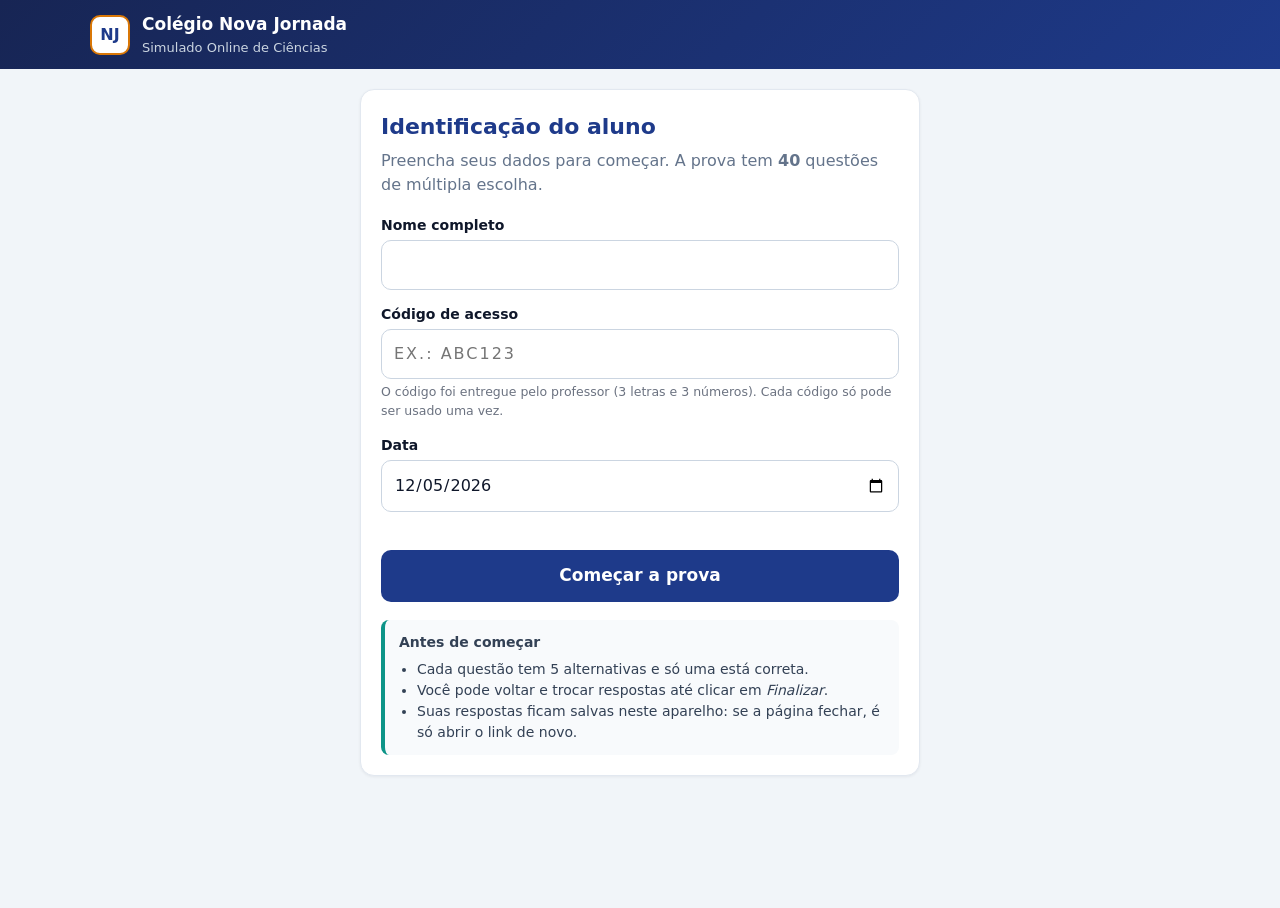
<file: index.html>
<!DOCTYPE html>
<html lang="pt-BR">
<head>
  <meta charset="UTF-8">
  <meta name="viewport" content="width=device-width, initial-scale=1.0">
  <meta name="robots" content="noindex">
  <title>Simulado Online</title>
  <link rel="stylesheet" href="simulado.css">
</head>
<body>
  <header class="topo">
    <div class="topo-conteudo">
      <div class="marca">
        <div class="logo" aria-hidden="true">NJ</div>
        <div>
          <div class="escola" id="nomeEscola">Colégio</div>
          <div class="subtitulo" id="tituloSimulado">Simulado Online</div>
        </div>
      </div>
      <div class="aluno-topo" id="alunoTopo" hidden></div>
    </div>
  </header>

  <main>
    <!-- TELA 1: IDENTIFICAÇÃO -->
    <section id="telaInicio" class="tela">
      <div class="cartao">
        <h1>Identificação do aluno</h1>
        <p class="ajuda">Preencha seus dados para começar. A prova tem <strong id="totalQuestoesInfo">40</strong> questões de múltipla escolha.</p>
        <form id="formInicio" novalidate>
          <label class="campo">
            <span>Nome completo</span>
            <input type="text" id="nome" autocomplete="name" required maxlength="100">
          </label>
          <label class="campo">
            <span>Código de acesso</span>
            <input type="text" id="codigo" autocomplete="off" autocapitalize="characters" spellcheck="false"
                   maxlength="12" placeholder="Ex.: ABC123" required>
            <small class="dica">O código foi entregue pelo professor (3 letras e 3 números). Cada código só pode ser usado uma vez.</small>
          </label>
          <label class="campo">
            <span>Data</span>
            <input type="date" id="data" required>
          </label>
          <p class="erro" id="erroInicio" role="alert"></p>
          <button type="submit" class="btn btn-primario btn-grande">Começar a prova</button>
        </form>
        <div class="instrucoes">
          <strong>Antes de começar</strong>
          <ul>
            <li>Cada questão tem 5 alternativas e só uma está correta.</li>
            <li>Você pode voltar e trocar respostas até clicar em <em>Finalizar</em>.</li>
            <li>Suas respostas ficam salvas neste aparelho: se a página fechar, é só abrir o link de novo.</li>
          </ul>
        </div>
      </div>
      <div class="cartao retomar" id="cartaoRetomar" hidden>
        <p id="textoRetomar"></p>
        <div class="acoes">
          <button type="button" class="btn btn-primario" id="btnRetomar">Continuar prova</button>
          <button type="button" class="btn btn-secundario" id="btnDescartar">Começar outra</button>
        </div>
      </div>
    </section>

    <!-- TELA 2: PROVA -->
    <section id="telaProva" class="tela" hidden>
      <div class="barra-progresso" aria-hidden="true"><div id="progresso"></div></div>
      <div class="prova-layout">
        <article class="cartao questao" id="questao" aria-live="polite"></article>
        <aside class="cartao painel">
          <div class="painel-titulo">
            <strong>Cartão-resposta</strong>
            <span id="contadorRespondidas">0/40</span>
          </div>
          <div class="grade" id="grade"></div>
          <button type="button" class="btn btn-finalizar" id="btnFinalizar">Finalizar prova</button>
        </aside>
      </div>
      <nav class="navegacao">
        <button type="button" class="btn btn-secundario" id="btnAnterior">‹ Anterior</button>
        <button type="button" class="btn btn-primario" id="btnProxima">Próxima ›</button>
      </nav>
    </section>

    <!-- TELA 3: RESULTADO -->
    <section id="telaResultado" class="tela" hidden>
      <div class="cartao resultado-resumo">
        <h1>Prova finalizada</h1>
        <div id="dadosAluno" class="dados-aluno"></div>
        <div class="placar">
          <div><span class="placar-valor" id="nota">0,0</span><span class="placar-rotulo">nota (0 a 10)</span></div>
          <div><span class="placar-valor" id="acertos">0</span><span class="placar-rotulo">acertos</span></div>
        </div>
        <p class="envio" id="statusEnvio"></p>
        <div class="acoes">
          <button type="button" class="btn btn-secundario" id="btnReenviar" hidden>Tentar enviar de novo</button>
          <button type="button" class="btn btn-secundario" id="btnImprimir">Salvar minhas respostas (PDF)</button>
          <button type="button" class="btn btn-secundario" id="btnNovaProva">Nova prova</button>
        </div>
      </div>
      <div id="gabarito"></div>
      <div id="minhasRespostas" class="so-impressao"></div>
    </section>

    <p class="carregando" id="carregando">Carregando questões…</p>
  </main>

  <dialog id="dialogo">
    <form method="dialog">
      <p id="dialogoTexto"></p>
      <div class="acoes">
        <button value="nao" class="btn btn-secundario">Voltar</button>
        <button value="sim" class="btn btn-primario">Finalizar</button>
      </div>
    </form>
  </dialog>

  <script src="config.js"></script>
  <script src="prova.js"></script>
  <script src="simulado.js"></script>
</body>
</html>
</file>
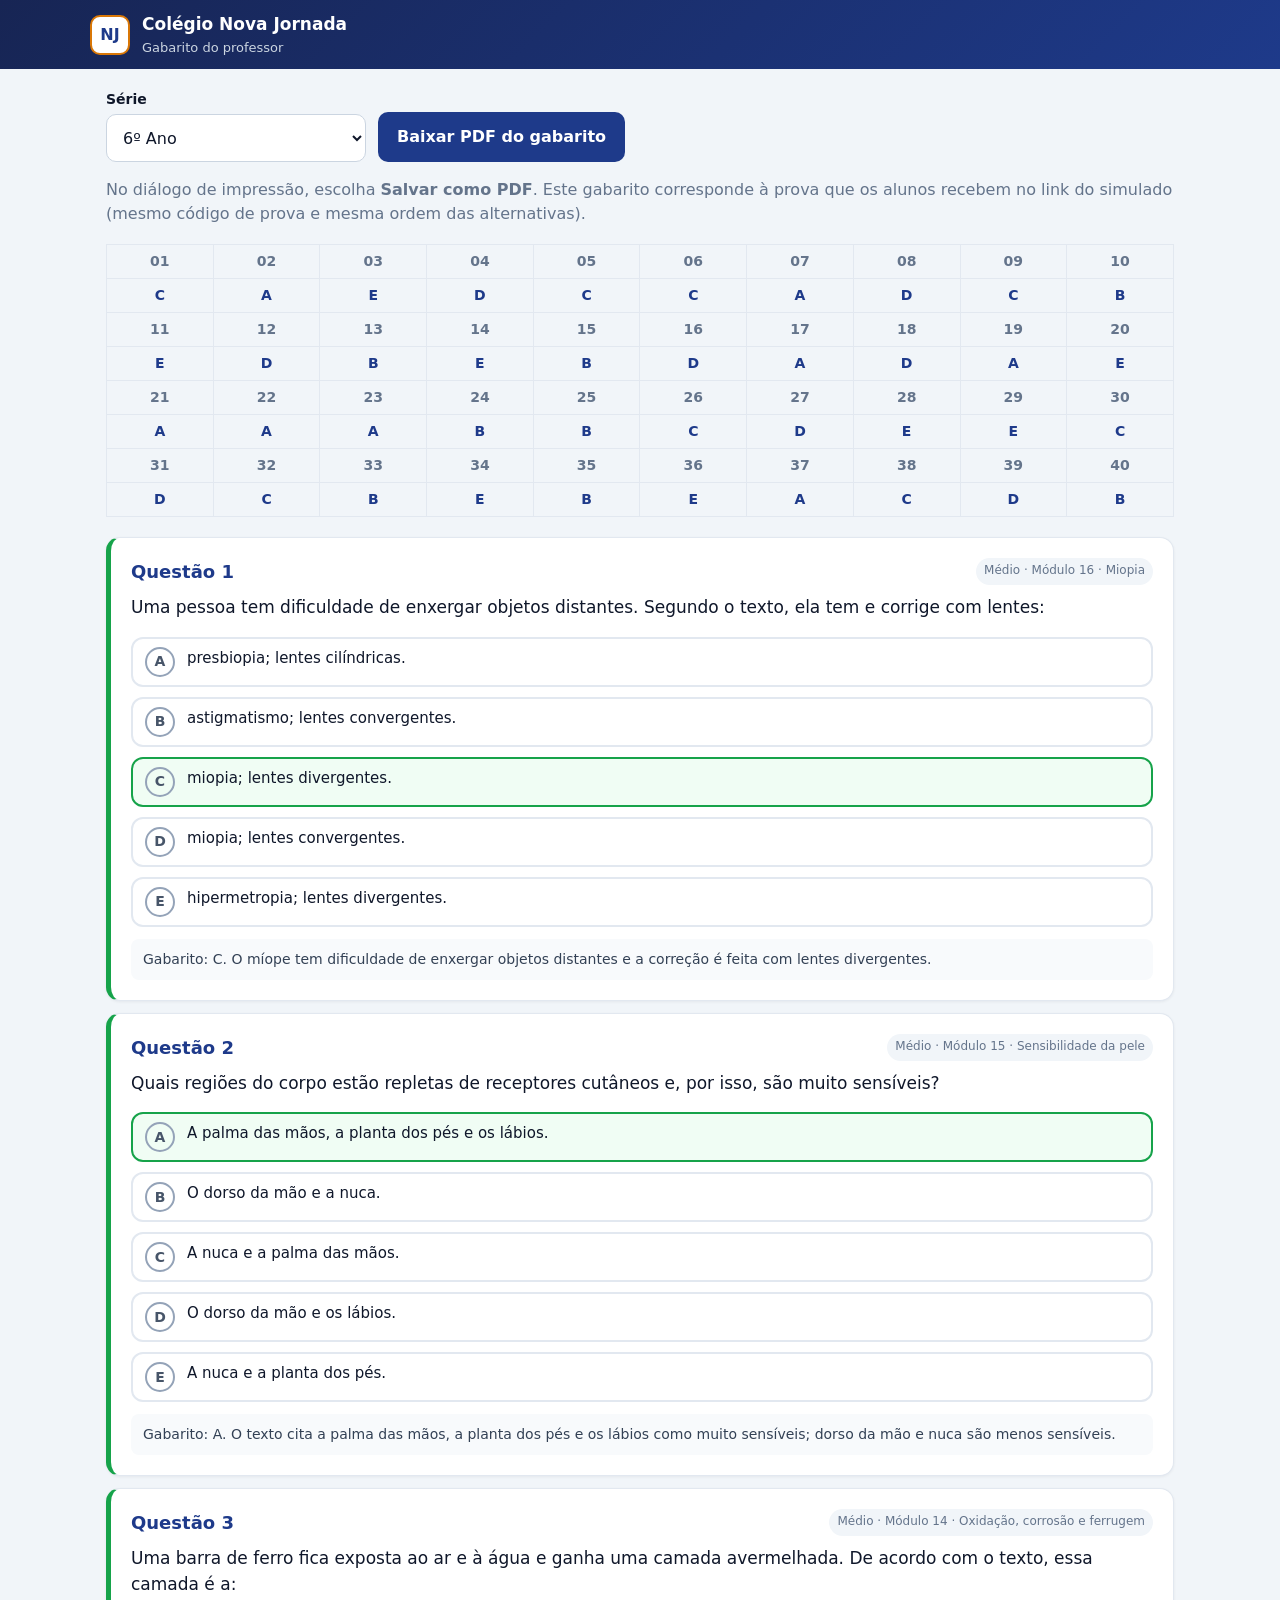
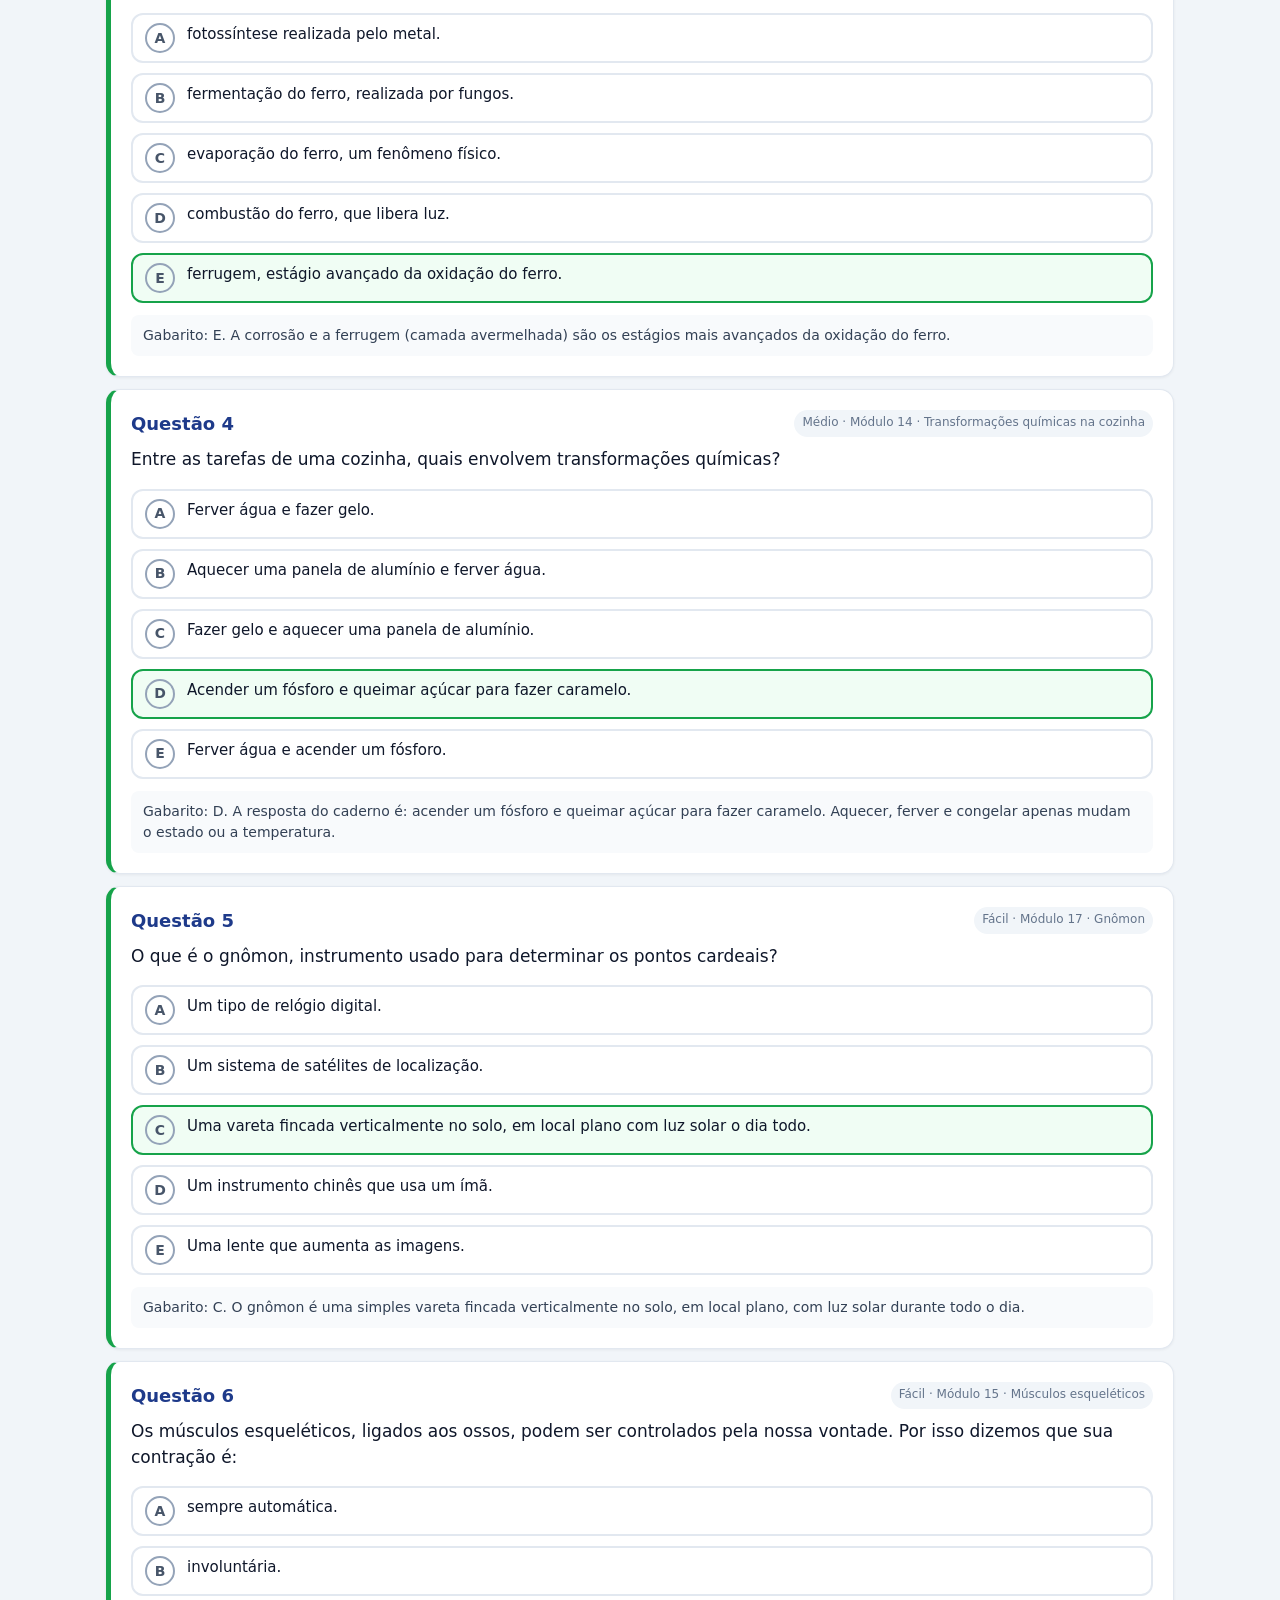
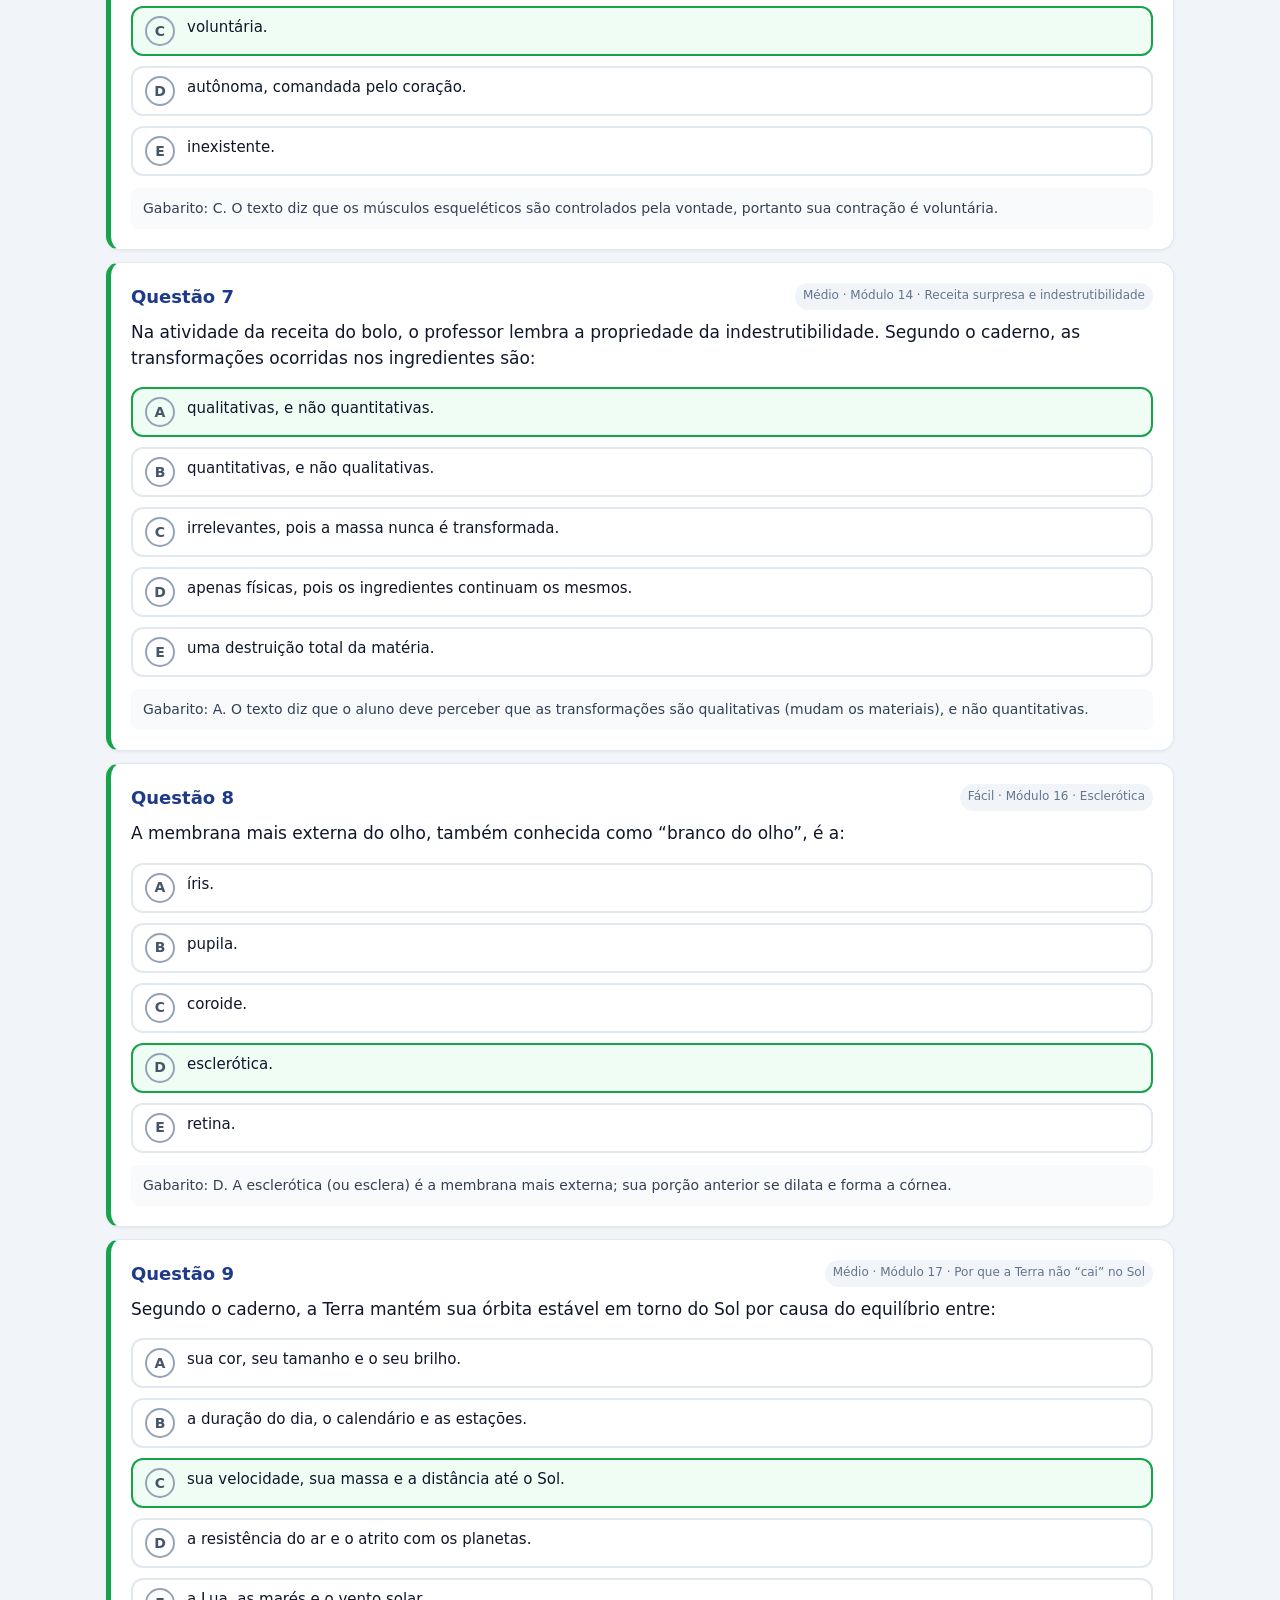
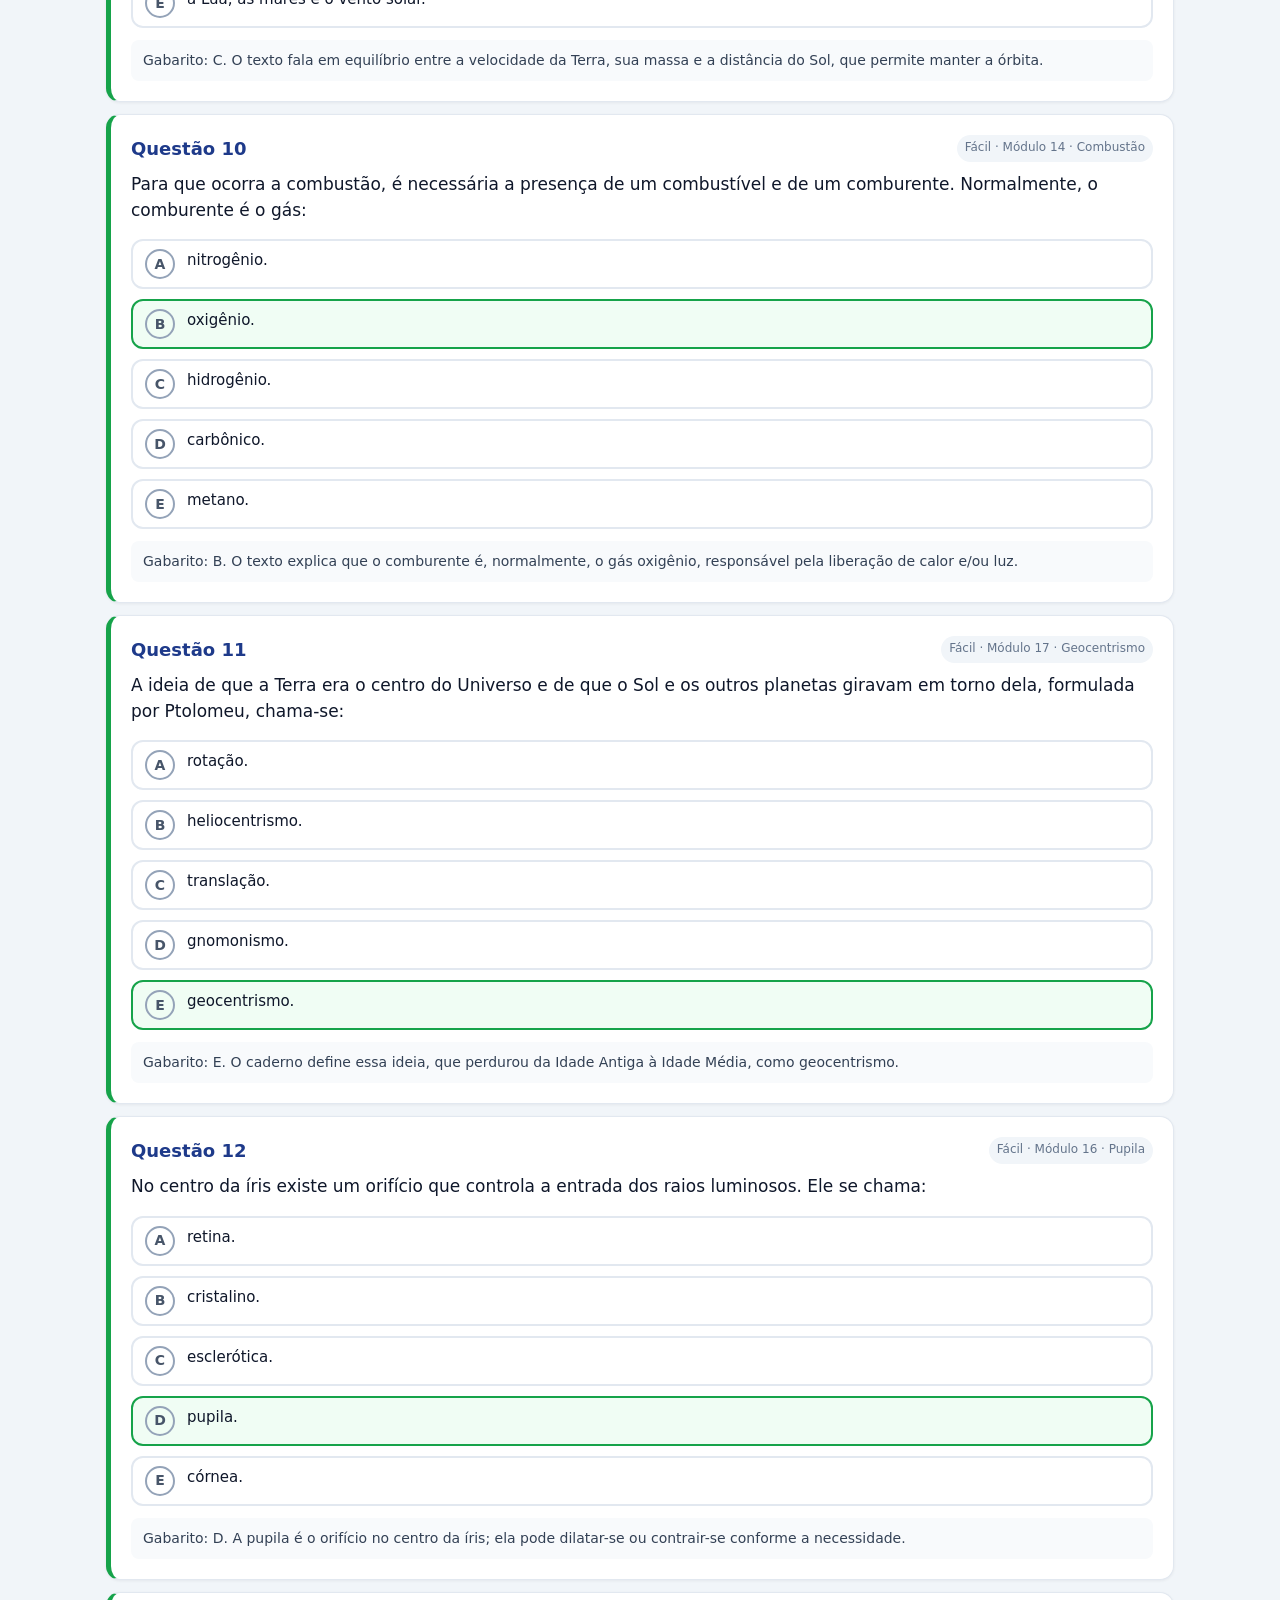
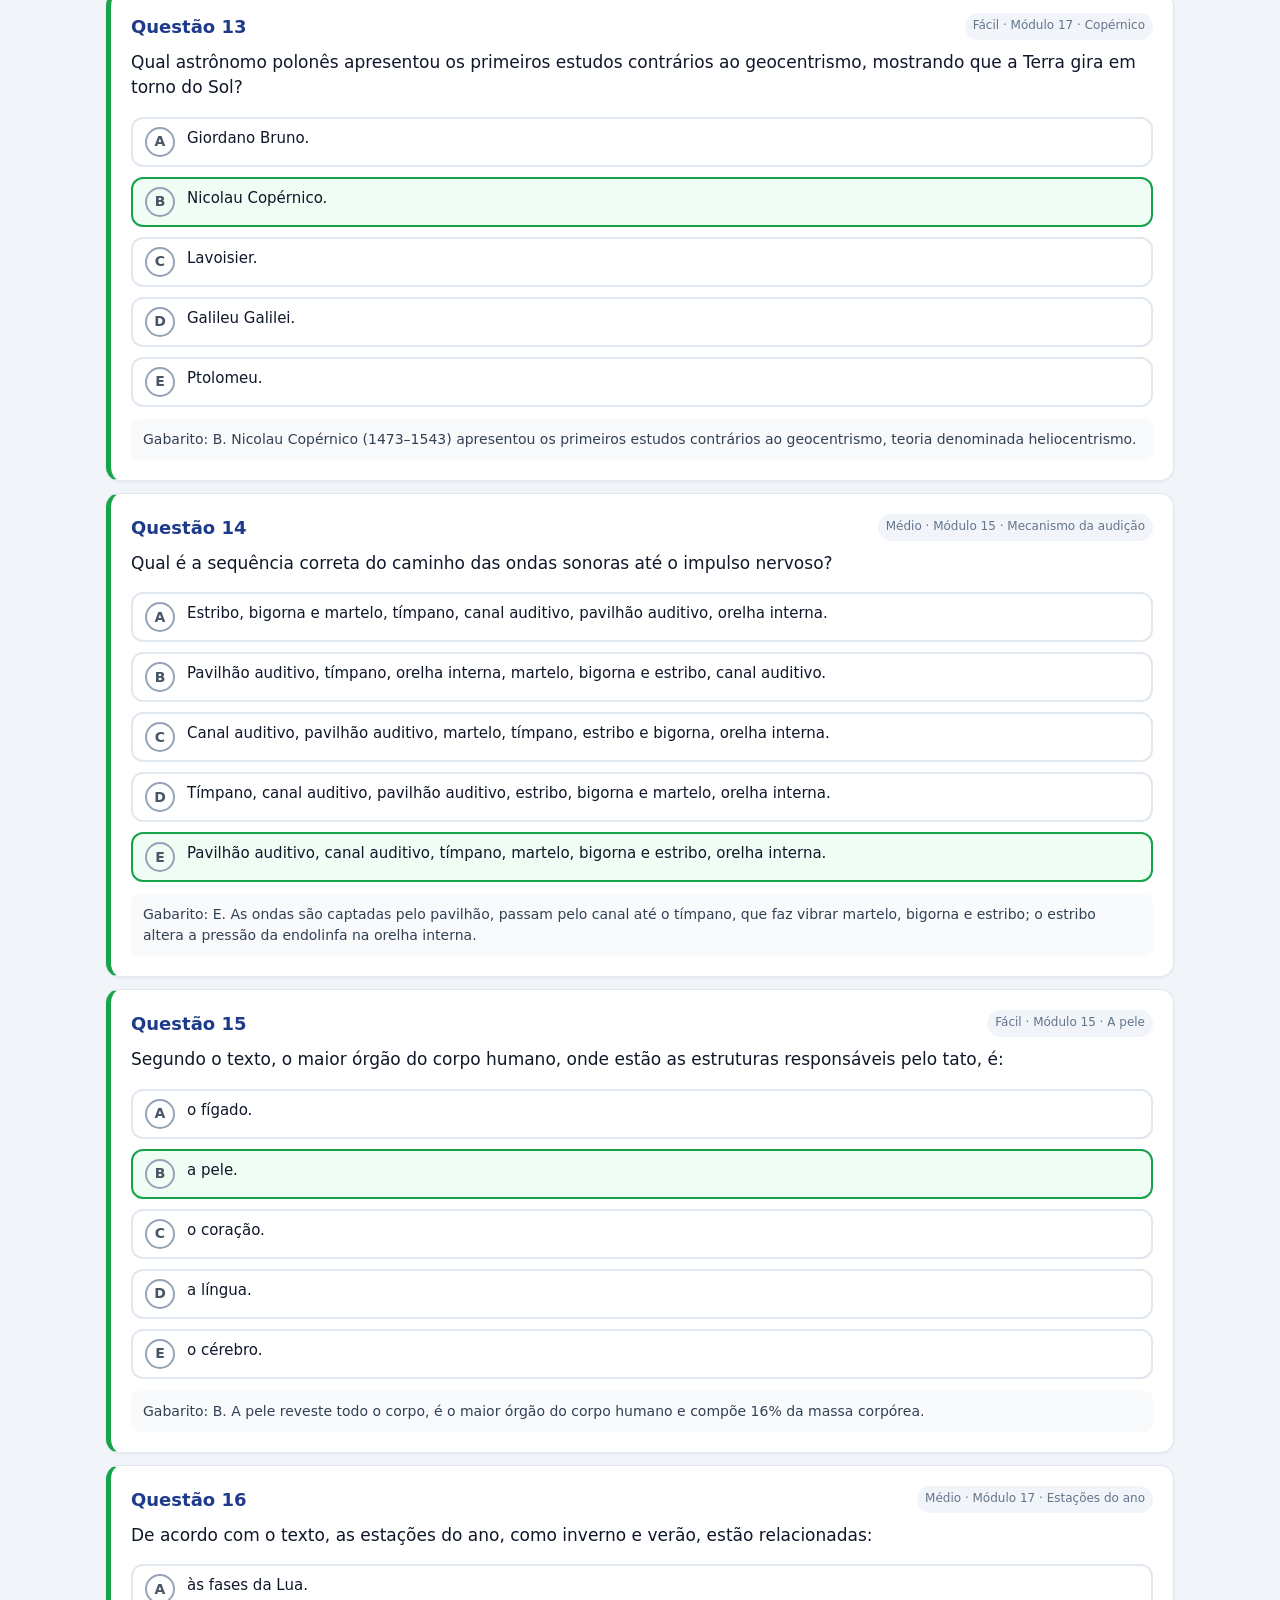
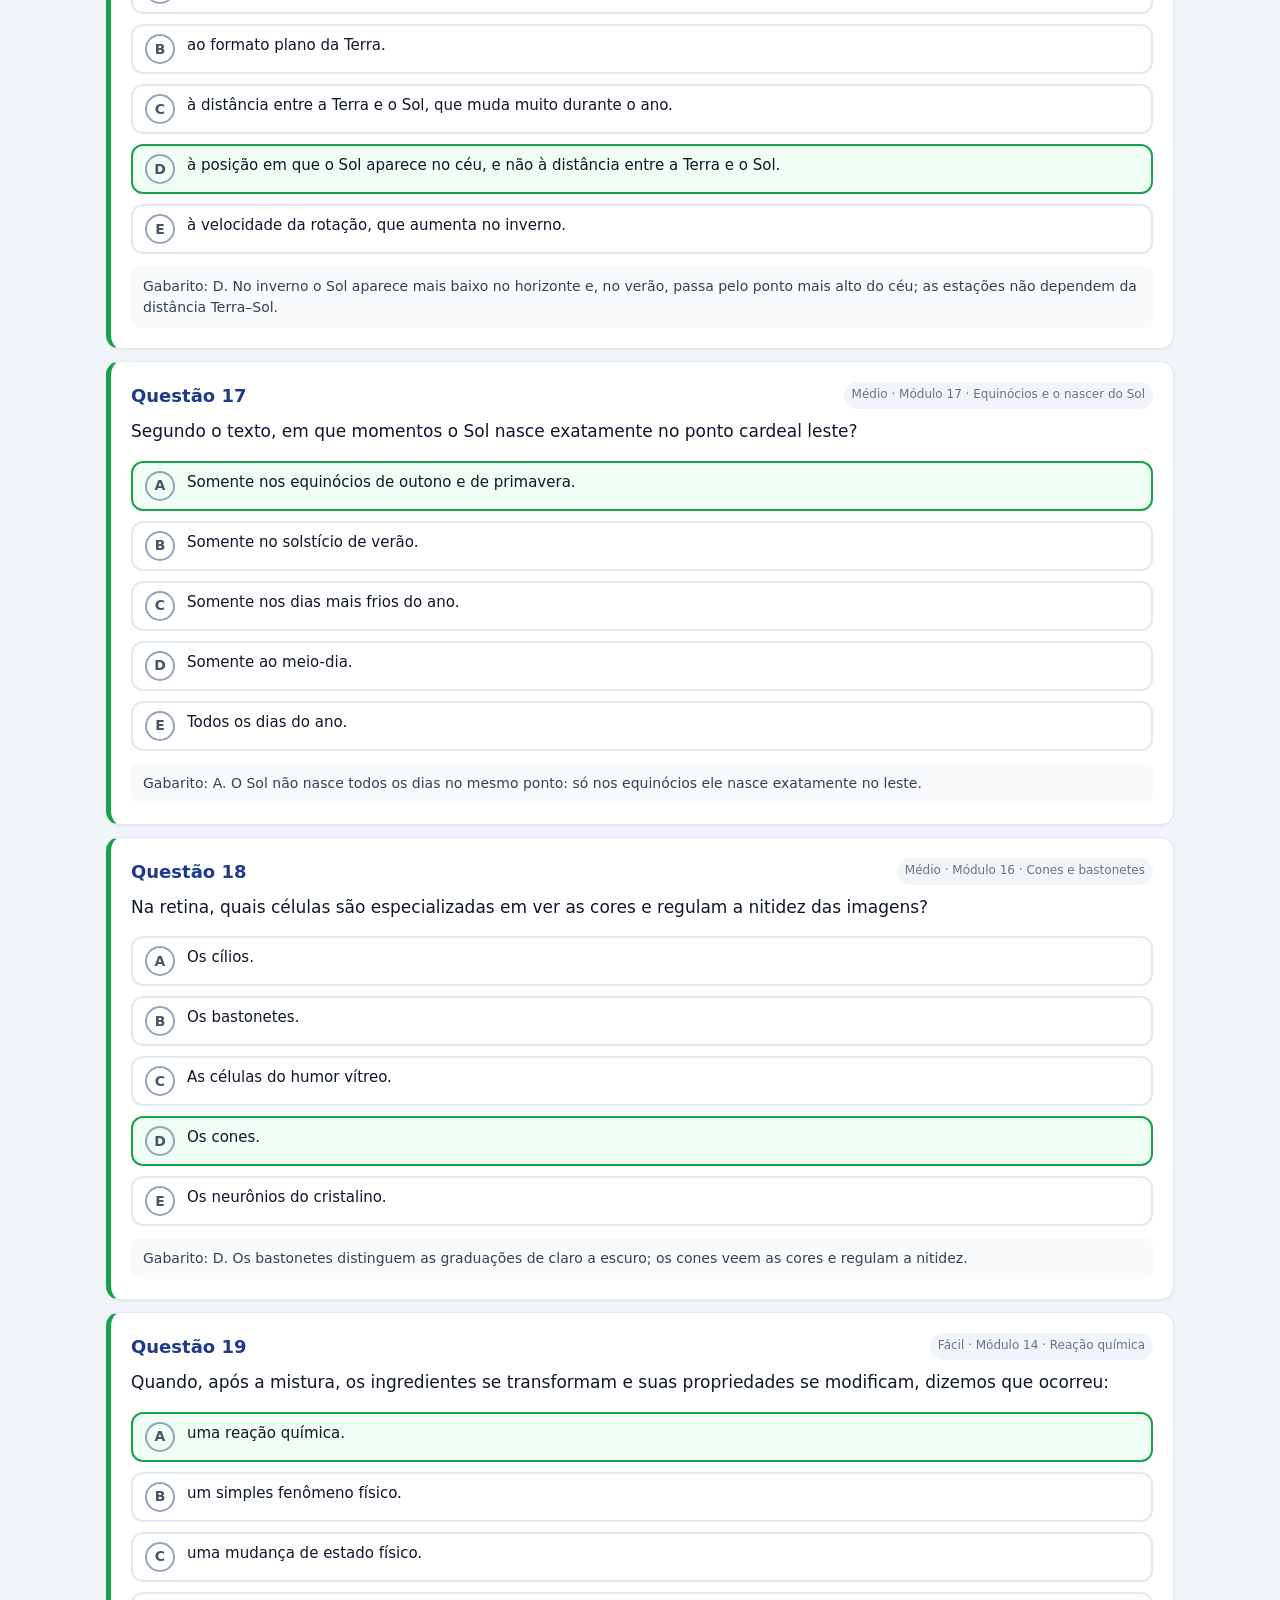
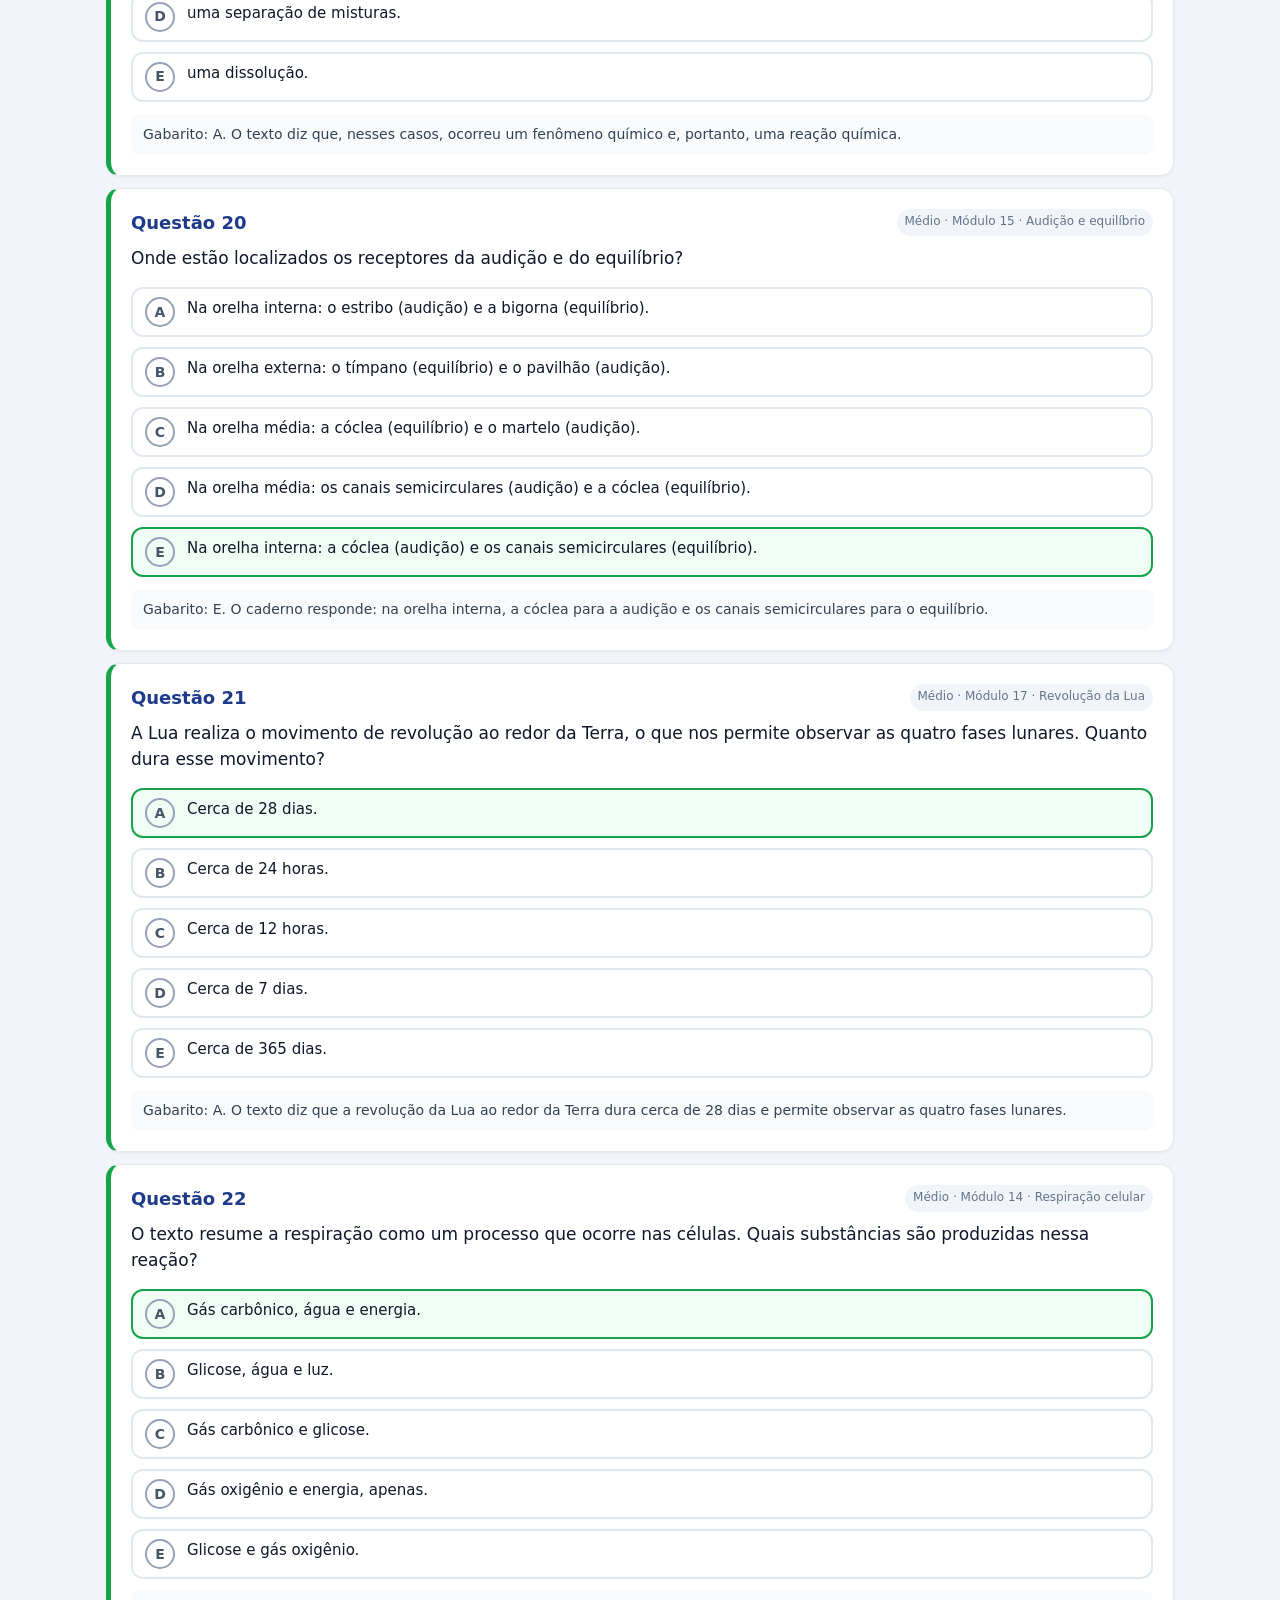
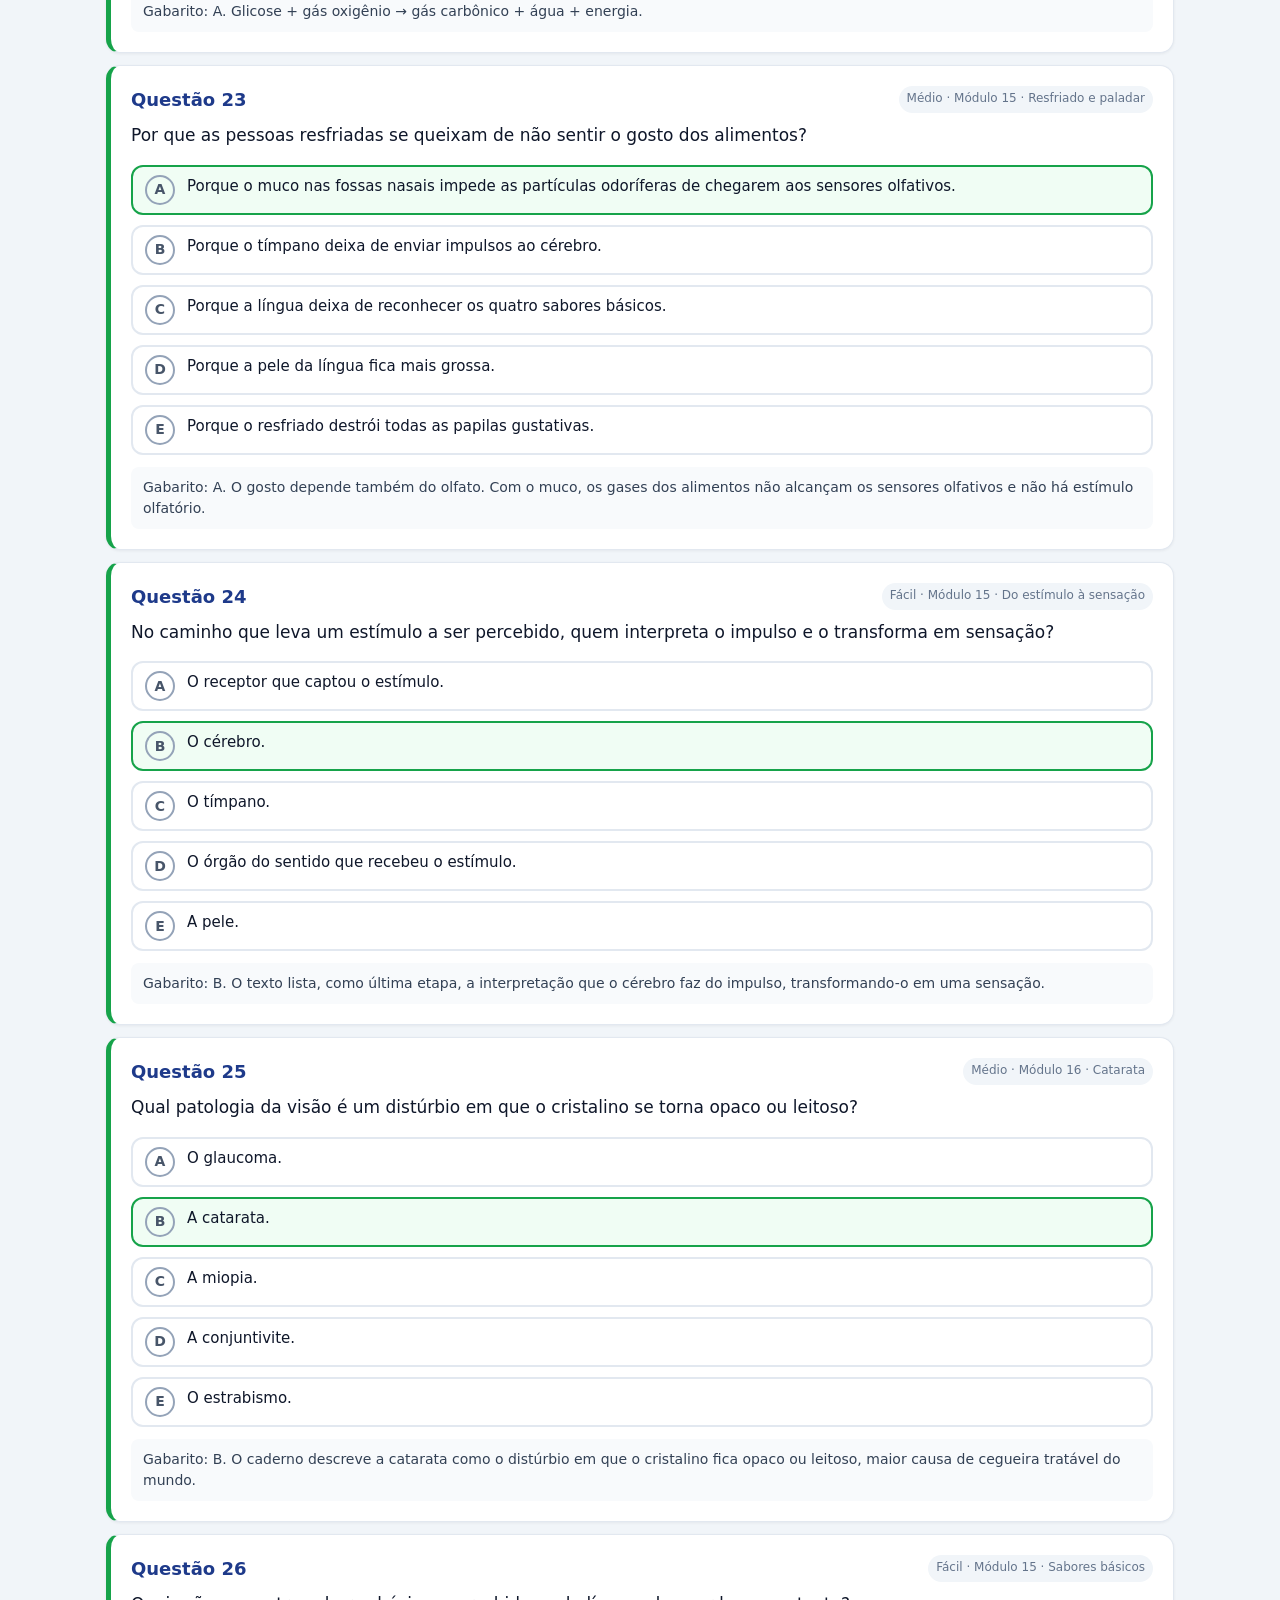
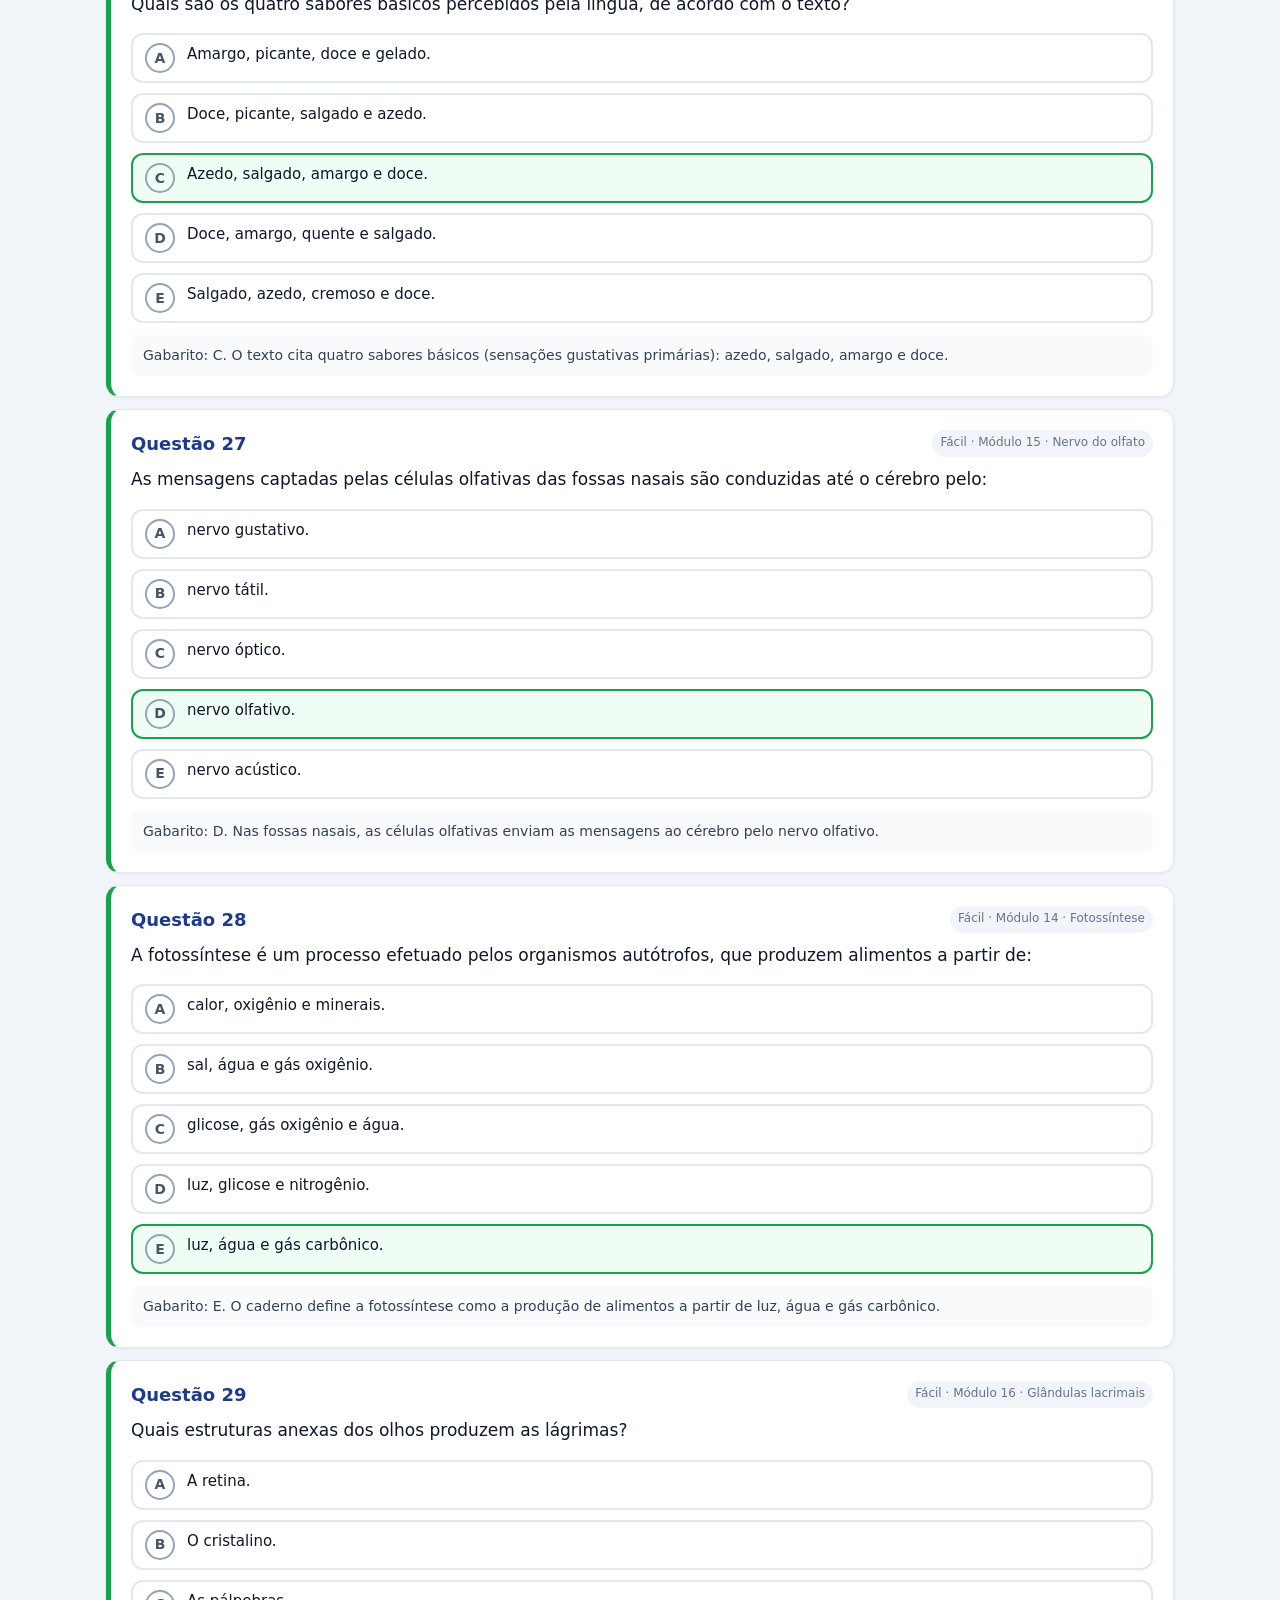
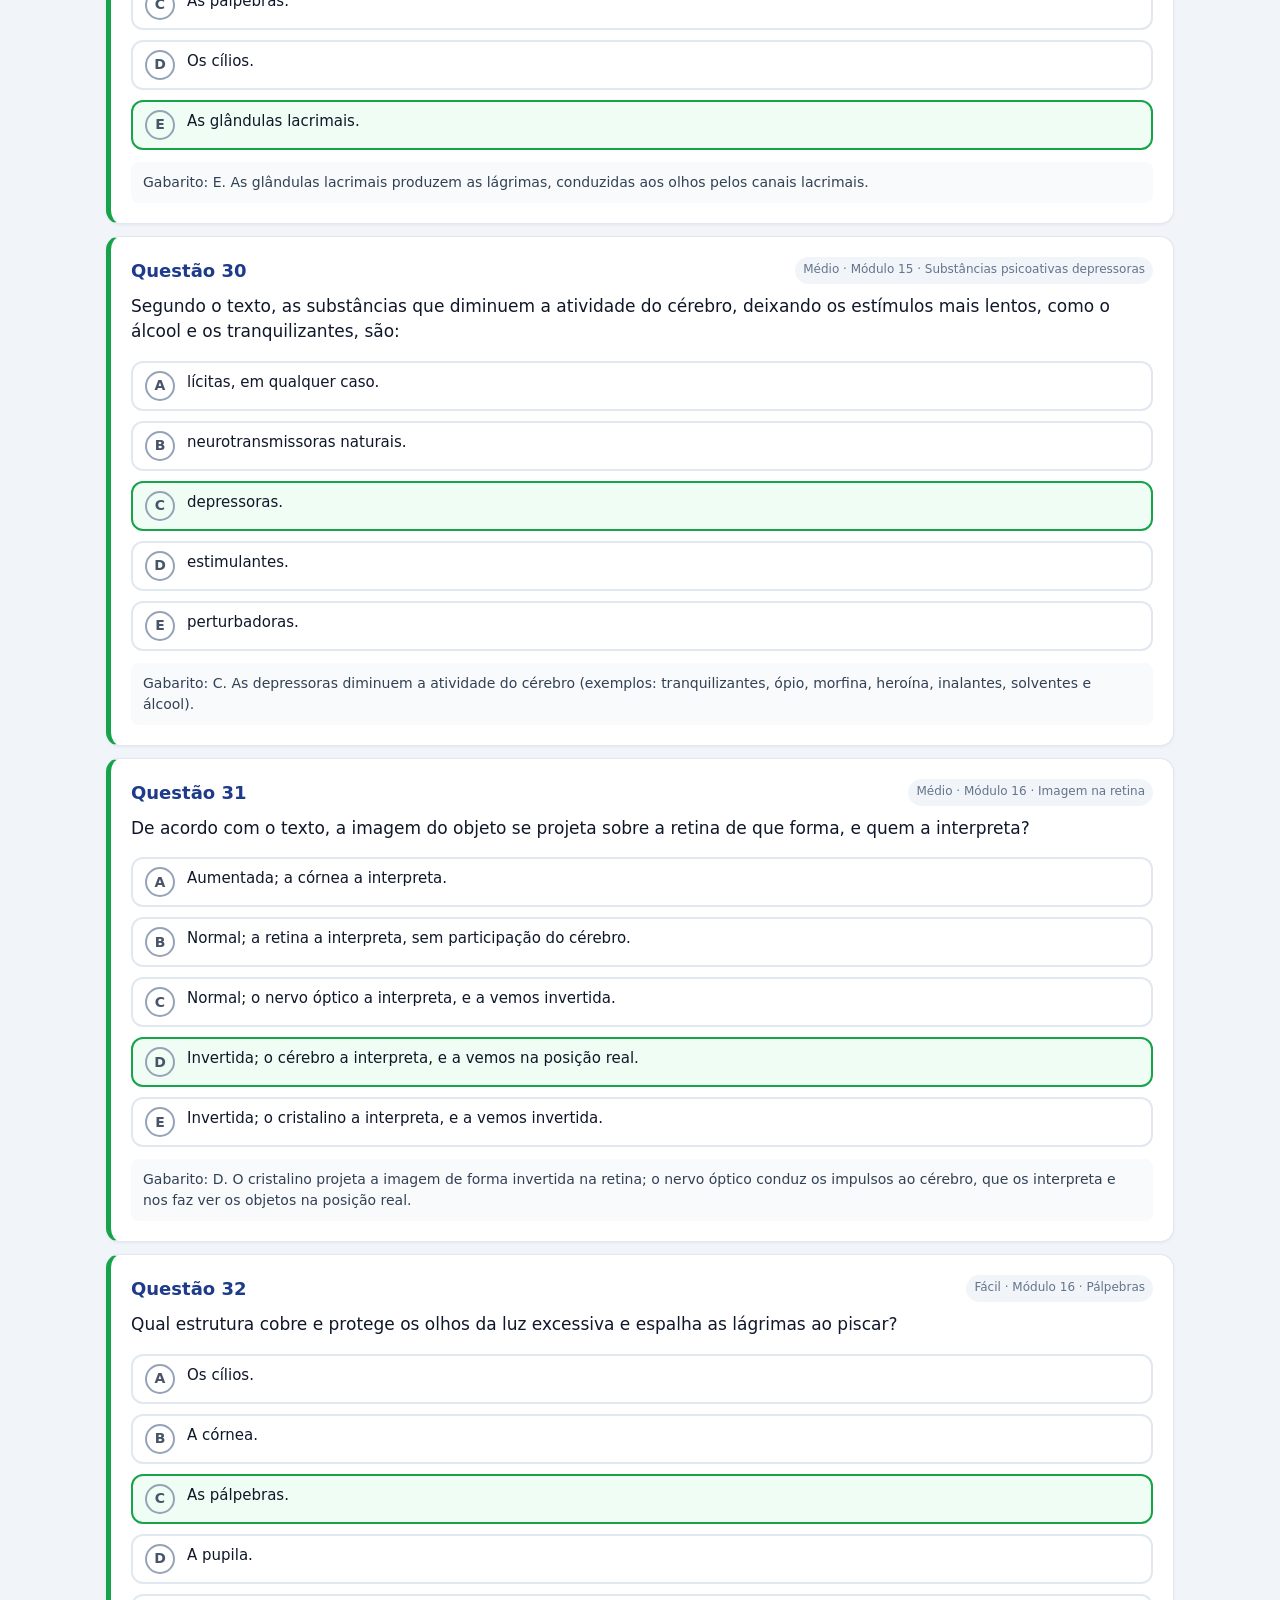
<file: gabarito.html>
<!DOCTYPE html>
<html lang="pt-BR">
<head>
  <meta charset="UTF-8">
  <meta name="viewport" content="width=device-width, initial-scale=1.0">
  <meta name="robots" content="noindex">
  <title>Gabarito do professor</title>
  <link rel="stylesheet" href="simulado.css">
  <style>
    .barra-prof { display: flex; gap: 12px; align-items: end; flex-wrap: wrap; margin-bottom: 16px; }
    .barra-prof .campo { max-width: 260px; margin: 0; }
    .barra-prof .btn { flex: 0 0 auto; }
    .resumo-gab { width: 100%; border-collapse: collapse; margin: 12px 0 20px; font-size: 14px; }
    .resumo-gab td { border: 1px solid var(--borda); padding: 6px 4px; text-align: center; }
    .resumo-gab .n { background: #f1f5f9; color: var(--suave); font-weight: 600; }
    .resumo-gab .l { font-weight: 800; color: var(--primaria); }
    .cabecalho-impressao { display: none; }
    @media print {
      .barra-prof, .topo, main > .ajuda { display: none !important; }
      .cabecalho-impressao { display: block; margin-bottom: 10px; }
      .cartao.item-gabarito { break-inside: auto; padding: 10px 14px; margin-bottom: 8px; }
      .item-gabarito .enunciado { font-size: 13px; margin-bottom: 8px; }
      .item-gabarito .alternativas { gap: 4px; }
      .item-gabarito .alternativa { font-size: 12px; padding: 4px 8px; break-inside: avoid; }
      .item-gabarito .alternativa .letra { width: 22px; height: 22px; font-size: 11px; }
      .item-gabarito .justificativa { font-size: 11px; margin-top: 6px; padding: 6px 8px; break-inside: avoid; }
      .questao-cabecalho { break-after: avoid; margin-bottom: 6px; }
    }
  </style>
</head>
<body>
  <header class="topo">
    <div class="topo-conteudo">
      <div class="marca">
        <div class="logo" aria-hidden="true">NJ</div>
        <div>
          <div class="escola" id="nomeEscola">Colégio</div>
          <div class="subtitulo">Gabarito do professor</div>
        </div>
      </div>
    </div>
  </header>

  <main>
    <div class="barra-prof">
      <label class="campo">
        <span>Série</span>
        <select id="serie"></select>
      </label>
      <button type="button" class="btn btn-primario" id="btnPdf">Baixar PDF do gabarito</button>
    </div>
    <p class="ajuda">No diálogo de impressão, escolha <strong>Salvar como PDF</strong>. Este gabarito corresponde à prova que os alunos recebem no link do simulado (mesmo código de prova e mesma ordem das alternativas).</p>

    <div class="cabecalho-impressao" id="cabecalhoImpressao"></div>
    <div id="conteudo"><p class="carregando">Carregando…</p></div>
  </main>

  <script src="config.js"></script>
  <script src="prova.js"></script>
  <script>
    (function () {
      "use strict";
      var CFG = window.CONFIG_SIMULADO || {};
      var LETRAS = ProvaSimulado.LETRAS;
      var banco = [], porUid = {};
      function $(id) { return document.getElementById(id); }
      function el(tag, cls, txt) { var e = document.createElement(tag); if (cls) e.className = cls; if (txt != null) e.textContent = txt; return e; }

      function desenhar() {
        var serie = $("serie").value;
        var titulo = (CFG.titulo || "Simulado") + (CFG.simulado ? "" : " — " + serie) + " — Gabarito comentado";
        document.title = titulo;
        $("cabecalhoImpressao").innerHTML = "";
        $("cabecalhoImpressao").appendChild(el("h1", null, (CFG.escola || "") + " · " + titulo));
        $("cabecalhoImpressao").appendChild(el("p", "ajuda", "Código da prova: " + (CFG.codigoProva || "")));

        var prova = ProvaSimulado.montarProva(banco, Object.assign({}, CFG, { provaIndividual: false }), serie, "");
        var box = $("conteudo");
        box.innerHTML = "";

        // Resumo do gabarito (uma tabela com 4 blocos de 10 questões).
        var tab = el("table", "resumo-gab");
        for (var bloco = 0; bloco < prova.length; bloco += 10) {
          var linhaN = el("tr"), linhaL = el("tr");
          for (var i = bloco; i < Math.min(bloco + 10, prova.length); i++) {
            linhaN.appendChild(el("td", "n", String(i + 1).padStart(2, "0")));
            linhaL.appendChild(el("td", "l", ProvaSimulado.letraCorreta(prova[i], porUid[prova[i].uid])));
          }
          tab.appendChild(linhaN); tab.appendChild(linhaL);
        }
        box.appendChild(tab);

        prova.forEach(function (item, i) {
          var q = porUid[item.uid];
          var certa = ProvaSimulado.letraCorreta(item, q);
          var c = el("article", "cartao item-gabarito correta");
          var cab = el("div", "questao-cabecalho");
          cab.appendChild(el("span", "questao-numero", "Questão " + (i + 1)));
          cab.appendChild(el("span", "questao-tag", q.dificuldade + " · " + q.modulo.split(":")[0] + " · " + q.tema));
          c.appendChild(cab);
          c.appendChild(el("p", "enunciado", q.enunciado));
          var lista = el("div", "alternativas");
          item.ordem.forEach(function (original, pos) {
            var letra = LETRAS[pos];
            var b = el("div", "alternativa" + (letra === certa ? " e-correta" : ""));
            b.appendChild(el("span", "letra", letra));
            b.appendChild(el("span", null, q.alternativas[original]));
            lista.appendChild(b);
          });
          c.appendChild(lista);
          c.appendChild(el("p", "justificativa", "Gabarito: " + certa + ". " + q.justificativa));
          box.appendChild(c);
        });
      }

      $("nomeEscola").textContent = CFG.escola || "Colégio";
      (CFG.series || []).forEach(function (s) { var o = el("option", null, s); o.value = s; $("serie").appendChild(o); });
      var pedida = new URLSearchParams(location.search).get("serie");
      if (pedida && (CFG.series || []).indexOf(pedida) >= 0) $("serie").value = pedida;
      $("serie").addEventListener("change", desenhar);
      $("btnPdf").addEventListener("click", function () { window.print(); });

      fetch(CFG.bancoQuestoes || "questoes.json").then(function (r) { return r.json(); }).then(function (d) {
        banco = d; d.forEach(function (q) { porUid[q.uid] = q; });
        desenhar();
      }).catch(function () { $("conteudo").textContent = "Não foi possível carregar as questões."; });
    })();
  </script>
</body>
</html>
</file>
<file: simulado.css>
:root {
  --primaria: #1e3a8a;
  --primaria-escura: #172554;
  --destaque: #0d9488;
  --ouro: #d97706;
  --fundo: #f1f5f9;
  --cartao: #ffffff;
  --texto: #0f172a;
  --suave: #64748b;
  --borda: #e2e8f0;
  --certo: #16a34a;
  --certo-fundo: #f0fdf4;
  --errado: #dc2626;
  --errado-fundo: #fef2f2;
  --marcado: #dbeafe;
}

* { box-sizing: border-box; margin: 0; padding: 0; }

body {
  font-family: system-ui, -apple-system, "Segoe UI", Roboto, Helvetica, Arial, sans-serif;
  background: var(--fundo);
  color: var(--texto);
  line-height: 1.5;
  font-size: 16px;
  -webkit-text-size-adjust: 100%;
}

[hidden] { display: none !important; }

.topo {
  background: linear-gradient(135deg, var(--primaria-escura), var(--primaria));
  color: #fff;
  padding: 12px 16px;
}
.topo-conteudo {
  max-width: 1100px; margin: 0 auto;
  display: flex; justify-content: space-between; align-items: center; gap: 12px; flex-wrap: wrap;
}
.marca { display: flex; align-items: center; gap: 12px; }
.logo {
  width: 40px; height: 40px; border-radius: 10px; background: #fff; color: var(--primaria);
  display: flex; align-items: center; justify-content: center; font-weight: 900;
  border: 2px solid var(--ouro); flex-shrink: 0;
}
.escola { font-weight: 800; font-size: 17px; }
.subtitulo { font-size: 13px; color: #cbd5e1; }
.aluno-topo { font-size: 13px; color: #e2e8f0; text-align: right; }

main { max-width: 1100px; margin: 20px auto; padding: 0 16px 96px; }

.cartao {
  background: var(--cartao); border: 1px solid var(--borda); border-radius: 14px;
  padding: 20px; box-shadow: 0 1px 3px rgba(15, 23, 42, .06);
}
#telaInicio .cartao { max-width: 560px; margin: 0 auto 16px; }

h1 { font-size: 22px; color: var(--primaria); margin-bottom: 6px; }
.ajuda { color: var(--suave); margin-bottom: 18px; }

.campo { display: block; margin-bottom: 14px; flex: 1; min-width: 0; }
.campo span { display: block; font-weight: 600; font-size: 14px; margin-bottom: 4px; }
.campo input, .campo select {
  width: 100%; font: inherit; font-size: 16px; padding: 12px; border: 1px solid #cbd5e1;
  border-radius: 10px; background: #fff; color: var(--texto); min-height: 48px;
}
.campo input:focus, .campo select:focus { outline: 3px solid #bfdbfe; border-color: var(--primaria); }
.linha-campos { display: flex; gap: 12px; }
.campo .dica { display: block; margin-top: 4px; font-size: 12.5px; color: #6b7280; }
#codigo { text-transform: uppercase; letter-spacing: 2px; }
.erro { color: var(--errado); font-size: 14px; min-height: 1.2em; margin-bottom: 8px; }

.instrucoes {
  margin-top: 18px; padding: 12px 14px; background: #f8fafc; border-left: 4px solid var(--destaque);
  border-radius: 8px; font-size: 14px; color: #334155;
}
.instrucoes ul { margin: 6px 0 0 18px; }

.btn {
  font: inherit; font-weight: 700; border-radius: 10px; padding: 12px 18px; cursor: pointer;
  border: 1px solid transparent; min-height: 48px; touch-action: manipulation;
}
.btn:disabled { opacity: .4; cursor: default; }
.btn-primario { background: var(--primaria); color: #fff; }
.btn-primario:hover:not(:disabled) { background: var(--primaria-escura); }
.btn-secundario { background: #fff; color: var(--primaria); border-color: #cbd5e1; }
.btn-secundario:hover:not(:disabled) { background: #f8fafc; }
.btn-grande { width: 100%; font-size: 17px; }
.btn-finalizar { width: 100%; margin-top: 14px; background: var(--destaque); color: #fff; }
.acoes { display: flex; gap: 10px; flex-wrap: wrap; margin-top: 12px; }
.acoes .btn { flex: 1 1 160px; }

.retomar { border-color: var(--ouro); background: #fffbeb; }

/* PROVA */
.barra-progresso { height: 6px; background: var(--borda); border-radius: 3px; margin-bottom: 14px; overflow: hidden; }
#progresso { height: 100%; width: 0; background: var(--destaque); transition: width .25s; }

.prova-layout { display: grid; grid-template-columns: 1fr 300px; gap: 16px; align-items: start; }

.questao-cabecalho { display: flex; justify-content: space-between; gap: 8px; flex-wrap: wrap; margin-bottom: 10px; }
.questao-numero { font-weight: 800; color: var(--primaria); font-size: 18px; }
.questao-tag { font-size: 12px; color: var(--suave); background: #f1f5f9; padding: 3px 8px; border-radius: 999px; }
.enunciado { font-size: 17px; margin-bottom: 16px; white-space: pre-line; }

.alternativas { list-style: none; display: grid; gap: 10px; }
.alternativa {
  display: flex; gap: 12px; align-items: flex-start; width: 100%; text-align: left;
  font: inherit; font-size: 16px; color: var(--texto); background: #fff;
  border: 2px solid var(--borda); border-radius: 12px; padding: 12px 14px; cursor: pointer;
  min-height: 52px; touch-action: manipulation;
}
.alternativa:hover { border-color: #93c5fd; }
.alternativa .letra {
  flex-shrink: 0; width: 30px; height: 30px; border-radius: 50%; border: 2px solid #94a3b8;
  display: flex; align-items: center; justify-content: center; font-weight: 800; font-size: 14px; color: #475569;
}
.alternativa[aria-checked="true"] { border-color: var(--primaria); background: var(--marcado); }
.alternativa[aria-checked="true"] .letra { background: var(--primaria); border-color: var(--primaria); color: #fff; }

.painel { position: sticky; top: 12px; }
.painel-titulo { display: flex; justify-content: space-between; margin-bottom: 12px; font-size: 15px; }
.grade { display: grid; grid-template-columns: repeat(5, 1fr); gap: 6px; }
.grade button {
  font: inherit; font-size: 13px; font-weight: 700; padding: 8px 0; border-radius: 8px; cursor: pointer;
  border: 1px solid #cbd5e1; background: #fff; color: #475569; min-height: 38px;
}
.grade button.respondida { background: var(--primaria); color: #fff; border-color: var(--primaria); }
.grade button.atual { outline: 3px solid var(--ouro); outline-offset: 1px; }

.navegacao {
  position: fixed; left: 0; right: 0; bottom: 0; background: rgba(255,255,255,.97);
  border-top: 1px solid var(--borda); padding: 10px 16px calc(10px + env(safe-area-inset-bottom));
  display: flex; gap: 10px; justify-content: center; z-index: 10;
}
.navegacao .btn { flex: 1; max-width: 260px; }

/* RESULTADO */
.resultado-resumo { text-align: center; margin-bottom: 16px; }
.dados-aluno { color: var(--suave); margin-bottom: 14px; }
.placar { display: flex; justify-content: center; gap: 40px; margin: 10px 0 14px; flex-wrap: wrap; }
.placar-valor { display: block; font-size: 44px; font-weight: 900; color: var(--primaria); line-height: 1.1; }
.placar-rotulo { font-size: 13px; color: var(--suave); }
.envio { font-size: 14px; padding: 8px 12px; border-radius: 8px; display: inline-block; }
.envio.ok { background: var(--certo-fundo); color: #166534; }
.envio.falha { background: var(--errado-fundo); color: #991b1b; }
.envio.info { background: #f1f5f9; color: #475569; }

.item-gabarito { margin-bottom: 12px; border-left: 5px solid var(--errado); }
.item-gabarito.correta { border-left-color: var(--certo); }
.item-gabarito .alternativa { cursor: default; padding: 8px 12px; min-height: 0; font-size: 15px; }
.item-gabarito .alternativa:hover { border-color: var(--borda); }
.alternativa.e-correta { border-color: var(--certo); background: var(--certo-fundo); }
.alternativa.e-errada { border-color: var(--errado); background: var(--errado-fundo); }
.situacao { font-weight: 700; font-size: 14px; }
.situacao.ok { color: var(--certo); }
.situacao.nok { color: var(--errado); }
.justificativa { margin-top: 12px; font-size: 14px; color: #334155; background: #f8fafc; padding: 10px 12px; border-radius: 8px; }

.carregando { text-align: center; color: var(--suave); padding: 40px 0; }

dialog { border: none; border-radius: 14px; padding: 20px; max-width: 420px; width: calc(100% - 32px); margin: auto; }
dialog::backdrop { background: rgba(15, 23, 42, .5); }

@media (max-width: 820px) {
  .prova-layout { grid-template-columns: 1fr; }
  .painel { position: static; }
  .grade { grid-template-columns: repeat(8, 1fr); }
}
@media (max-width: 420px) {
  .linha-campos { flex-direction: column; gap: 0; }
  .grade { grid-template-columns: repeat(5, 1fr); }
  .cartao { padding: 16px; }
  .enunciado { font-size: 16px; }
  .aluno-topo { text-align: left; }
}

.so-impressao { display: none; }

@media print {
  body.imprimindo-respostas .topo,
  body.imprimindo-respostas .navegacao,
  body.imprimindo-respostas .carregando,
  body.imprimindo-respostas .tela { display: none !important; }
  body.imprimindo-respostas main { display: block; }
  body.imprimindo-respostas #telaResultado { display: block !important; }
  body.imprimindo-respostas #telaResultado > :not(#minhasRespostas) { display: none !important; }
  body.imprimindo-respostas .so-impressao { display: block; }
  .so-impressao h1 { font-size: 16px; }
  .so-impressao .dados-aluno { font-size: 12px; margin-bottom: 6px; }
  .copia-questao { break-inside: avoid; margin: 10px 0; font-size: 12px; }
  .copia-questao .enunciado { font-size: 12.5px; font-weight: 600; margin-bottom: 4px; white-space: pre-line; }
  .copia-alt { margin-left: 14px; margin-bottom: 2px; }
  .copia-alt.marcada { font-weight: 800; }
  .copia-branco { margin-left: 14px; font-style: italic; color: #64748b; }
  .topo, .navegacao, .acoes, .envio { display: none !important; }
  body { background: #fff; }
  main { margin: 0; padding: 0; }
  .cartao { box-shadow: none; break-inside: avoid; }
}
</file>
